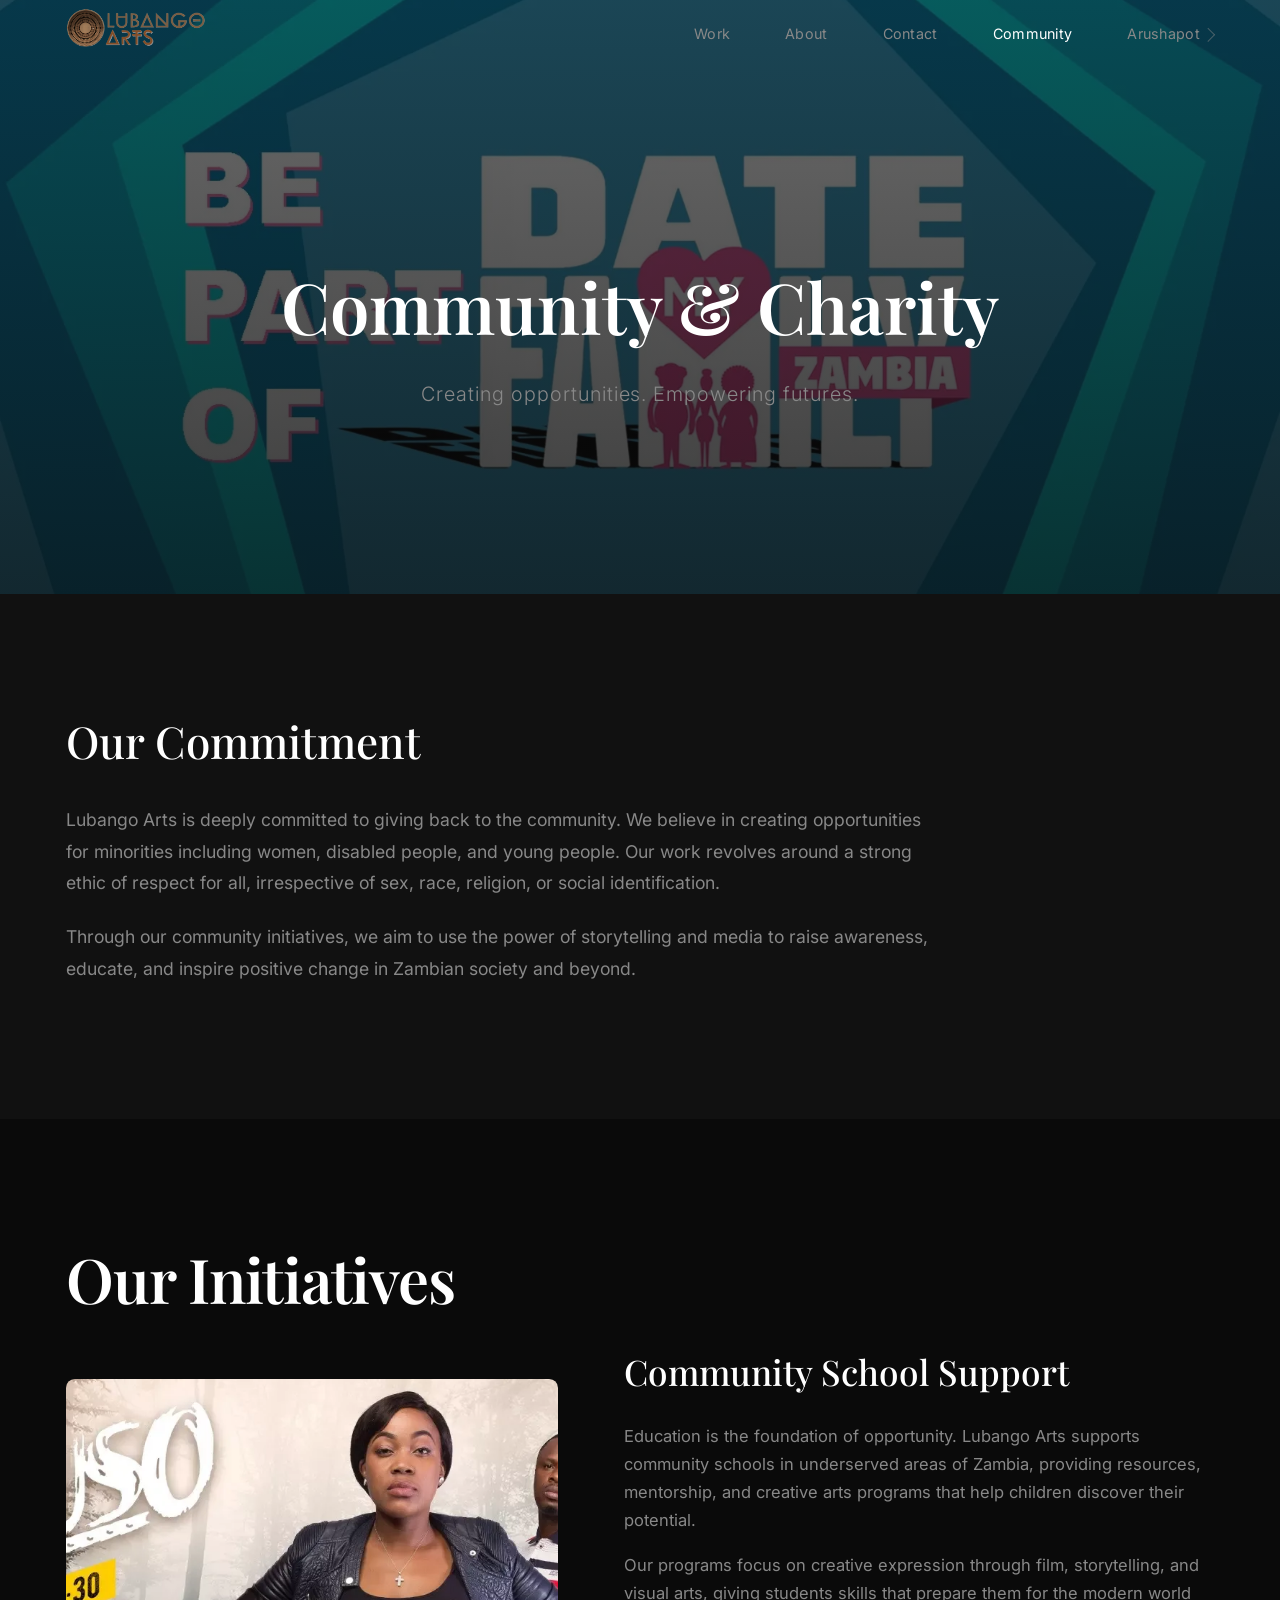
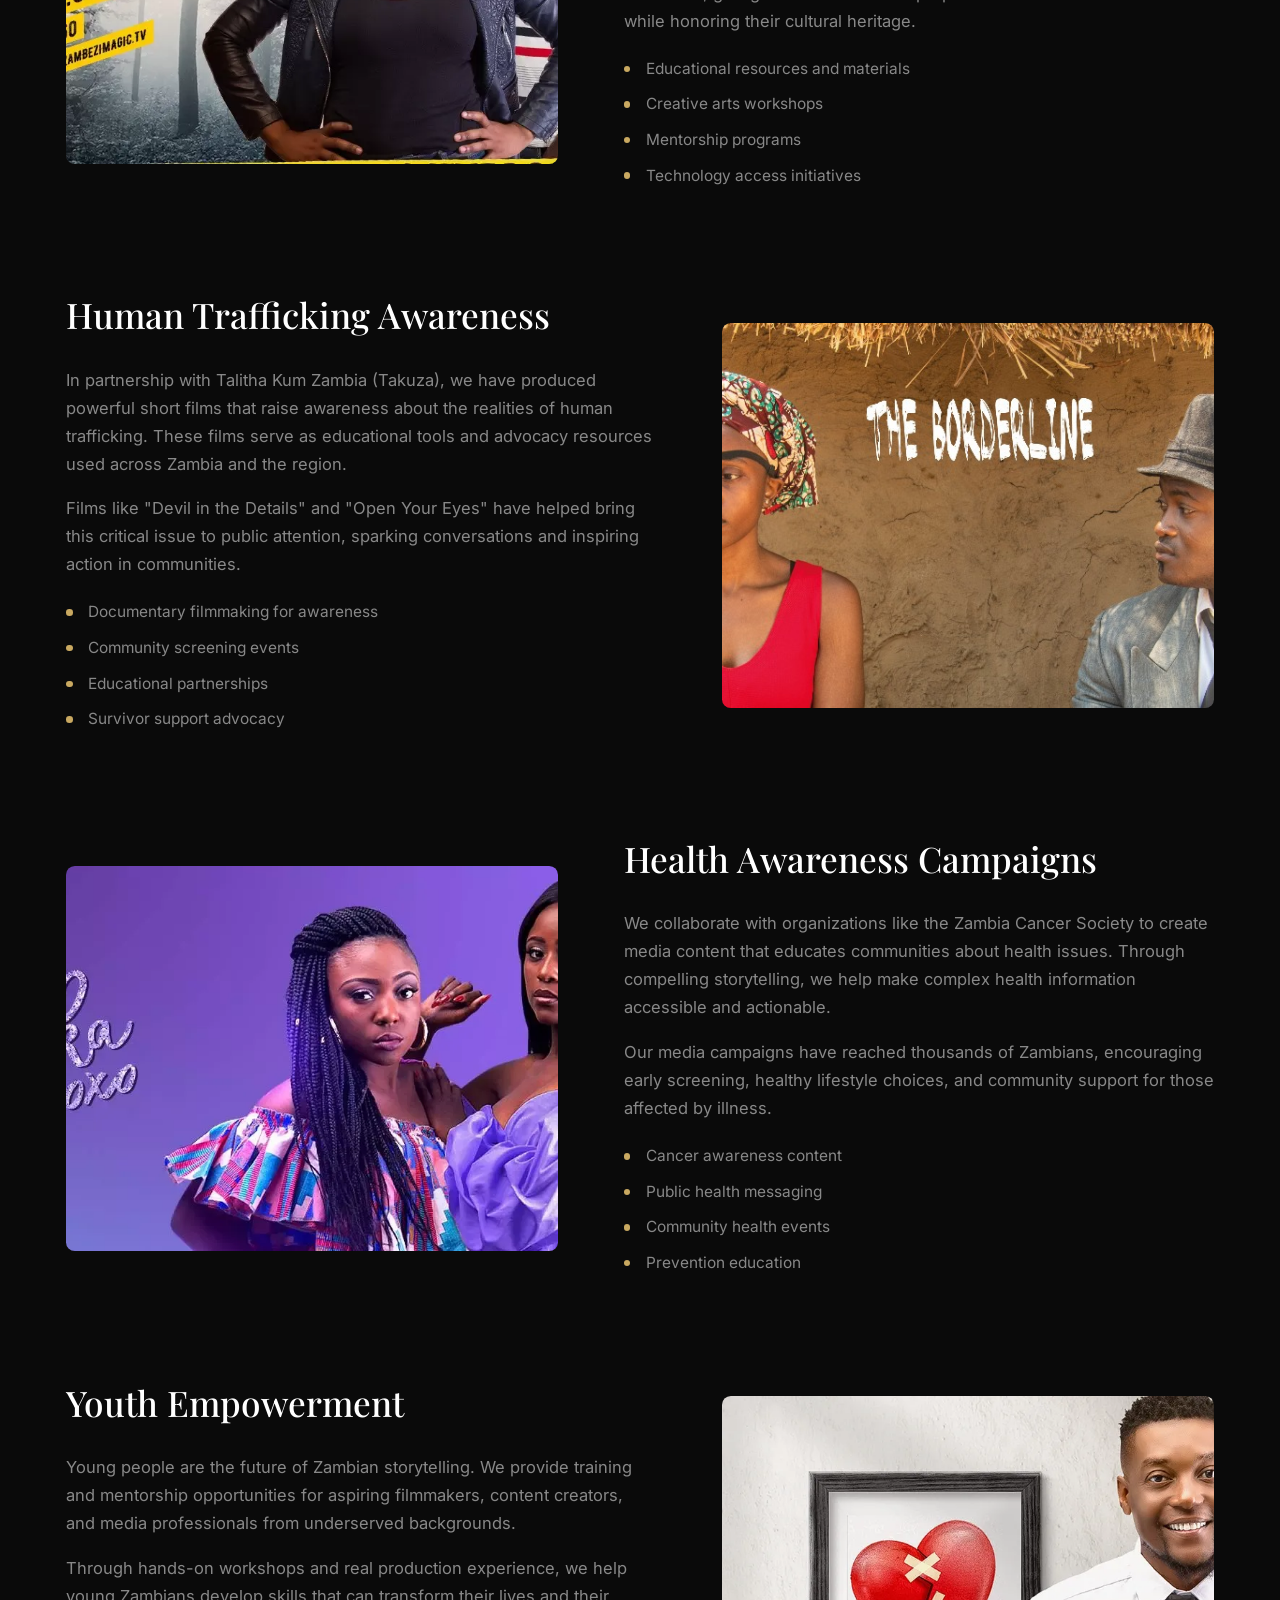
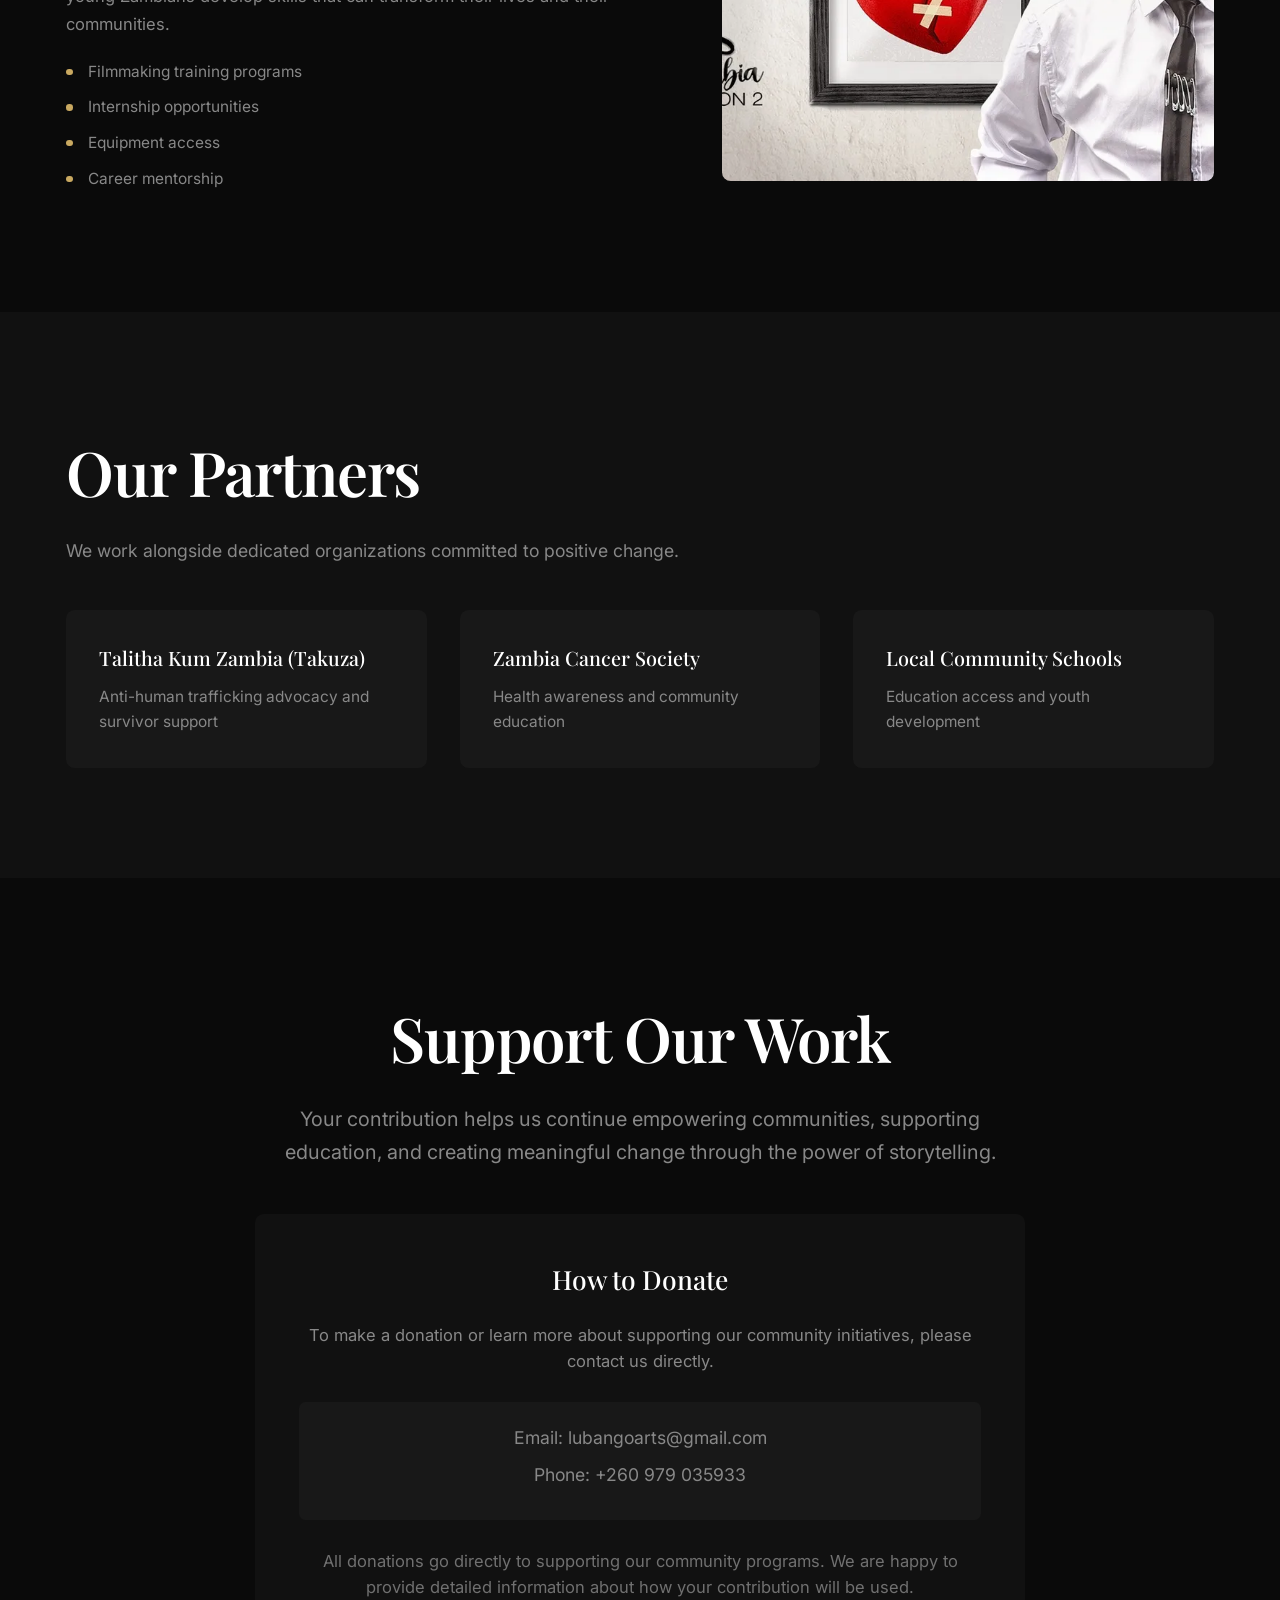
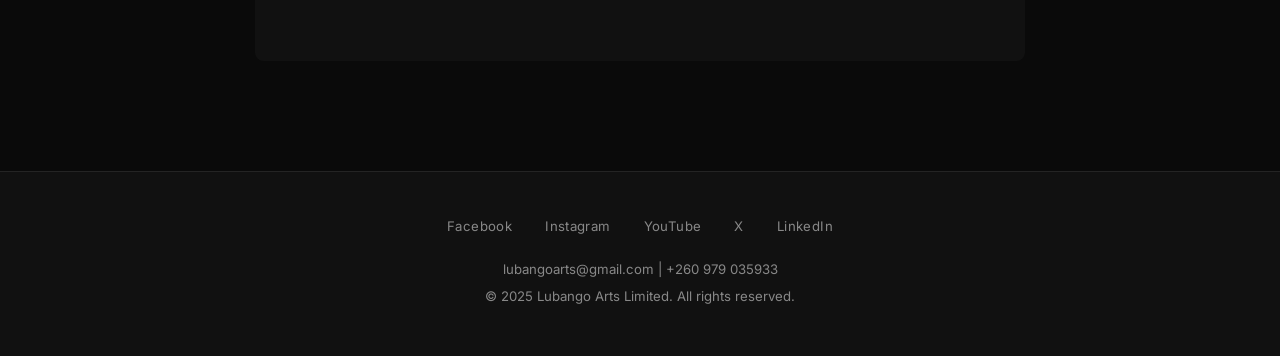
<file: community.html>
<!DOCTYPE html>
<html lang="en">

<head>
    <meta charset="UTF-8">
    <meta name="viewport" content="width=device-width, initial-scale=1.0">
    <meta name="description" content="Lubango Arts Community & Charity - Supporting education, empowering women and youth, and creating opportunities through charity work in Zambia. Our initiatives include school support, health awareness, and human trafficking prevention.">
    <meta name="keywords" content="charity Zambia, community development, education support Lusaka, human trafficking awareness, women empowerment, youth development Zambia, Lubango Arts community">
    <meta name="author" content="Lubango Arts">
    <meta name="robots" content="index, follow">
    <meta name="googlebot" content="index, follow, max-snippet:-1, max-image-preview:large">
    <meta property="og:title" content="Community & Charity - Lubango Arts">
    <meta property="og:description" content="Supporting education, empowering communities, and creating opportunities through charity work in Zambia.">
    <meta property="og:image" content="https://lubangoarts.com/assets/images/logoWithText.png">
    <meta property="og:image:width" content="1200">
    <meta property="og:image:height" content="630">
    <meta property="og:type" content="website">
    <meta property="og:site_name" content="Lubango Arts">
    <meta name="twitter:card" content="summary_large_image">
    <meta name="twitter:site" content="@lubangoarts">
    <meta name="twitter:title" content="Community & Charity - Lubango Arts">
    <meta name="twitter:description" content="Supporting education and empowering communities in Zambia.">
    <meta name="theme-color" content="#0a0a0a">
    <link rel="canonical" href="https://lubangoarts.com/community.html">
    <title>Community & Charity - Lubango Arts | Zambia</title>
    <link rel="icon" type="image/png" href="logo.png">
    <link rel="apple-touch-icon" href="logo.png">
    <link rel="stylesheet" href="styles.css">
    <link rel="preconnect" href="https://fonts.googleapis.com">
    <link rel="preconnect" href="https://fonts.gstatic.com" crossorigin>
    <link href="https://fonts.googleapis.com/css2?family=Inter:wght@300;400;500;600;700&family=Playfair+Display:wght@400;500;600;700;800&display=swap" rel="stylesheet">
</head>

<body class="community-page">
    <script type="application/ld+json">
    {
      "@context": "https://schema.org",
      "@type": "NonprofitOrganization",
      "name": "Lubango Arts Community Initiatives",
      "url": "https://lubangoarts.com/community.html",
      "logo": "https://lubangoarts.com/assets/images/logoWithText.png",
      "description": "Community and charity initiatives focused on education, women empowerment, and youth development in Zambia",
      "areaServed": "Zambia",
      "parentOrganization": {
        "@type": "Organization",
        "name": "Lubango Arts"
      }
    }
    </script>

    <nav class="nav">
        <div class="nav-container">
            <a href="index.html" class="logo">
                <img src="assets/images/logoWithText.png" alt="Lubango Arts - Film & Television Production Company" class="logo-img">
            </a>
            <div class="nav-links">
                <a href="index.html#work" class="nav-link">Work</a>
                <a href="index.html#about" class="nav-link">About</a>
                <a href="index.html#contact" class="nav-link">Contact</a>
                <a href="community.html" class="nav-link active">Community</a>
                <a href="https://arushapot.com" target="_blank" rel="noopener" class="nav-link nav-link-external">Arushapot</a>
            </div>
            <button class="menu-toggle" aria-label="Toggle menu">
                <span></span>
                <span></span>
                <span></span>
            </button>
        </div>
    </nav>

    <main class="main">
        <section class="community-hero">
            <div class="community-hero-bg" style="background-image: url('assets/images/dmf.webp');"></div>
            <div class="community-hero-overlay"></div>
            <div class="community-hero-content">
                <h1 class="community-hero-title">Community & Charity</h1>
                <p class="community-hero-subtitle">Creating opportunities. Empowering futures.</p>
            </div>
        </section>

        <section class="community-intro">
            <div class="section-container">
                <div class="community-intro-content">
                    <h2>Our Commitment</h2>
                    <p>Lubango Arts is deeply committed to giving back to the community. We believe in creating opportunities for minorities including women, disabled people, and young people. Our work revolves around a strong ethic of respect for all, irrespective of sex, race, religion, or social identification.</p>
                    <p>Through our community initiatives, we aim to use the power of storytelling and media to raise awareness, educate, and inspire positive change in Zambian society and beyond.</p>
                </div>
            </div>
        </section>

        <section class="community-initiatives">
            <div class="section-container">
                <h2 class="section-title">Our Initiatives</h2>

                <div class="initiative-block">
                    <div class="initiative-image" style="background-image: url('assets/images/masauso.webp');"></div>
                    <div class="initiative-content">
                        <h3>Community School Support</h3>
                        <p>Education is the foundation of opportunity. Lubango Arts supports community schools in underserved areas of Zambia, providing resources, mentorship, and creative arts programs that help children discover their potential.</p>
                        <p>Our programs focus on creative expression through film, storytelling, and visual arts, giving students skills that prepare them for the modern world while honoring their cultural heritage.</p>
                        <ul class="initiative-list">
                            <li>Educational resources and materials</li>
                            <li>Creative arts workshops</li>
                            <li>Mentorship programs</li>
                            <li>Technology access initiatives</li>
                        </ul>
                    </div>
                </div>

                <div class="initiative-block initiative-block-reverse">
                    <div class="initiative-image" style="background-image: url('assets/images/theBorderline.jpg');"></div>
                    <div class="initiative-content">
                        <h3>Human Trafficking Awareness</h3>
                        <p>In partnership with Talitha Kum Zambia (Takuza), we have produced powerful short films that raise awareness about the realities of human trafficking. These films serve as educational tools and advocacy resources used across Zambia and the region.</p>
                        <p>Films like "Devil in the Details" and "Open Your Eyes" have helped bring this critical issue to public attention, sparking conversations and inspiring action in communities.</p>
                        <ul class="initiative-list">
                            <li>Documentary filmmaking for awareness</li>
                            <li>Community screening events</li>
                            <li>Educational partnerships</li>
                            <li>Survivor support advocacy</li>
                        </ul>
                    </div>
                </div>

                <div class="initiative-block">
                    <div class="initiative-image" style="background-image: url('assets/images/tizibika.webp');"></div>
                    <div class="initiative-content">
                        <h3>Health Awareness Campaigns</h3>
                        <p>We collaborate with organizations like the Zambia Cancer Society to create media content that educates communities about health issues. Through compelling storytelling, we help make complex health information accessible and actionable.</p>
                        <p>Our media campaigns have reached thousands of Zambians, encouraging early screening, healthy lifestyle choices, and community support for those affected by illness.</p>
                        <ul class="initiative-list">
                            <li>Cancer awareness content</li>
                            <li>Public health messaging</li>
                            <li>Community health events</li>
                            <li>Prevention education</li>
                        </ul>
                    </div>
                </div>

                <div class="initiative-block initiative-block-reverse">
                    <div class="initiative-image" style="background-image: url('assets/images/loveBackZambia.webp');"></div>
                    <div class="initiative-content">
                        <h3>Youth Empowerment</h3>
                        <p>Young people are the future of Zambian storytelling. We provide training and mentorship opportunities for aspiring filmmakers, content creators, and media professionals from underserved backgrounds.</p>
                        <p>Through hands-on workshops and real production experience, we help young Zambians develop skills that can transform their lives and their communities.</p>
                        <ul class="initiative-list">
                            <li>Filmmaking training programs</li>
                            <li>Internship opportunities</li>
                            <li>Equipment access</li>
                            <li>Career mentorship</li>
                        </ul>
                    </div>
                </div>
            </div>
        </section>

        <section class="community-partners">
            <div class="section-container">
                <h2 class="section-title">Our Partners</h2>
                <p class="partners-intro">We work alongside dedicated organizations committed to positive change.</p>
                <div class="partners-list">
                    <div class="partner-item">
                        <h4>Talitha Kum Zambia (Takuza)</h4>
                        <p>Anti-human trafficking advocacy and survivor support</p>
                    </div>
                    <div class="partner-item">
                        <h4>Zambia Cancer Society</h4>
                        <p>Health awareness and community education</p>
                    </div>
                    <div class="partner-item">
                        <h4>Local Community Schools</h4>
                        <p>Education access and youth development</p>
                    </div>
                </div>
            </div>
        </section>

        <section class="donate-section">
            <div class="section-container">
                <div class="donate-content">
                    <h2 class="section-title">Support Our Work</h2>
                    <p class="donate-intro">Your contribution helps us continue empowering communities, supporting education, and creating meaningful change through the power of storytelling.</p>

                    <div class="donate-contact">
                        <h3>How to Donate</h3>
                        <p>To make a donation or learn more about supporting our community initiatives, please contact us directly.</p>
                        <div class="donate-details">
                            <p>Email: lubangoarts@gmail.com</p>
                            <p>Phone: +260 979 035933</p>
                        </div>
                        <p class="donate-note">All donations go directly to supporting our community programs. We are happy to provide detailed information about how your contribution will be used.</p>
                    </div>
                </div>
            </div>
        </section>
    </main>

    <footer class="footer">
        <div class="footer-content">
            <div class="footer-social">
                <a href="https://www.facebook.com/lubangoarts" target="_blank" rel="noopener" aria-label="Follow Lubango Arts on Facebook">Facebook</a>
                <a href="https://www.instagram.com/lubangoarts" target="_blank" rel="noopener" aria-label="Follow Lubango Arts on Instagram">Instagram</a>
                <a href="https://www.youtube.com/@lubangoarts" target="_blank" rel="noopener" aria-label="Subscribe to Lubango Arts on YouTube">YouTube</a>
                <a href="https://x.com/lubangoarts" target="_blank" rel="noopener" aria-label="Follow Lubango Arts on X">X</a>
                <a href="https://zm.linkedin.com/in/nancyhandabile" target="_blank" rel="noopener" aria-label="Connect with Nancy Handabile on LinkedIn">LinkedIn</a>
            </div>
            <div class="footer-center">
                <p class="footer-contact">
                    <a href="mailto:lubangoarts@gmail.com">lubangoarts@gmail.com</a> |
                    <a href="tel:+260979035933">+260 979 035933</a>
                </p>
                <p>&copy; 2025 Lubango Arts Limited. All rights reserved.</p>
            </div>
        </div>
    </footer>

    <script src="script.js"></script>
</body>

</html>
</file>
<file: styles.css>
:root {
    --bg-primary: #0a0a0a;
    --bg-secondary: #111111;
    --bg-tertiary: #181818;
    --text-primary: #ffffff;
    --text-secondary: #888888;
    --accent-primary: #c9a961;
    --accent-hover: #d4b876;
    --border: rgba(255, 255, 255, 0.08);
}

@import url('https://fonts.googleapis.com/css2?family=Inter:wght@300;400;500;600;700&family=Playfair+Display:wght@400;500;600;700;800&display=swap');

img {
    max-width: 100%;
    height: auto;
}

* {
    margin: 0;
    padding: 0;
    box-sizing: border-box;
}

html {
    scroll-behavior: smooth;
    zoom: 1.1;
}

body {
    font-family: 'Inter', -apple-system, BlinkMacSystemFont, 'Segoe UI', sans-serif;
    background-color: var(--bg-primary);
    color: var(--text-primary);
    line-height: 1.6;
    overflow-x: hidden;
}

.nav {
    position: fixed;
    top: 0;
    left: 0;
    right: 0;
    z-index: 1000;
    background-color: transparent;
    backdrop-filter: none;
    border-bottom: 1px solid transparent;
    transition: all 0.3s ease;
}

.nav.scrolled {
    background-color: rgba(10, 10, 10, 0.98);
    border-bottom: 1px solid var(--border);
    backdrop-filter: blur(10px);
}

.nav-container {
    max-width: 1400px;
    margin: 0 auto;
    padding: 5px 60px;
    display: flex;
    justify-content: space-between;
    align-items: center;
}

.logo-img {
    height: 45px;
    width: auto;
    transition: opacity 0.3s ease;
}

.logo:hover .logo-img {
    opacity: 0.8;
}

.nav-links {
    display: flex;
    gap: 50px;
    align-items: center;
}

.nav-link {
    color: var(--text-secondary);
    text-decoration: none;
    font-size: 13px;
    font-weight: 400;
    letter-spacing: 0.02em;
    transition: color 0.3s ease;
}

.nav-link:hover,
.nav-link.active {
    color: var(--text-primary);
}

.nav-link-external::after {
    content: '';
    display: inline-block;
    width: 8px;
    height: 8px;
    margin-left: 4px;
    border-top: 1px solid currentColor;
    border-right: 1px solid currentColor;
    transform: rotate(45deg) translateY(1px);
    opacity: 0.5;
}

.menu-toggle {
    display: none;
    flex-direction: column;
    gap: 5px;
    background: none;
    border: none;
    cursor: pointer;
    padding: 5px;
}

.menu-toggle span {
    width: 22px;
    height: 1.5px;
    background-color: var(--text-primary);
    transition: all 0.3s ease;
}

.menu-toggle.active span:nth-child(1) {
    transform: rotate(45deg) translate(5px, 5px);
}

.menu-toggle.active span:nth-child(2) {
    opacity: 0;
}

.menu-toggle.active span:nth-child(3) {
    transform: rotate(-45deg) translate(5px, -5px);
}

.hero-section {
    min-height: 100vh;
    display: flex;
    flex-direction: column;
    justify-content: center;
    align-items: center;
    padding: 100px 60px 60px;
    position: relative;
    overflow: hidden;
}

.hero-video-wrapper {
    position: absolute;
    top: 0;
    left: 0;
    width: 100%;
    height: 100%;
    z-index: 1;
}

.hero-overlay {
    position: absolute;
    top: 0;
    left: 0;
    width: 100%;
    height: 100%;
    background: linear-gradient(to bottom,
            rgba(10, 10, 10, 0.3) 0%,
            rgba(10, 10, 10, 0.15) 50%,
            rgba(10, 10, 10, 0.4) 100%);
    z-index: 1;
}

.hero-video {
    width: 100%;
    height: 100%;
    object-fit: cover;
}

.hero-content {
    text-align: center;
    max-width: 1000px;
    position: relative;
    z-index: 1;
}

.hero-title {
    font-family: 'Playfair Display', serif;
    font-size: clamp(48px, 9vw, 100px);
    font-weight: 700;
    letter-spacing: -0.02em;
    line-height: 1.1;
    margin-bottom: 25px;
}

.hero-title-line {
    display: block;
    opacity: 0;
    transform: translateY(30px);
    animation: fadeInUp 0.8s ease forwards;
}

.hero-title-line:nth-child(1) {
    animation-delay: 0.2s;
}

.hero-title-line:nth-child(2) {
    animation-delay: 0.4s;
}

@keyframes fadeInUp {
    to {
        opacity: 1;
        transform: translateY(0);
    }
}

.hero-subtitle {
    font-size: clamp(14px, 1.5vw, 18px);
    color: var(--text-secondary);
    font-weight: 300;
    letter-spacing: 0.1em;
    text-transform: uppercase;
}

.scroll-indicator {
    position: absolute;
    bottom: 40px;
    left: 50%;
    transform: translateX(-50%);
    display: flex;
    flex-direction: column;
    align-items: center;
    gap: 12px;
    opacity: 0;
    animation: fadeIn 1s ease 1s forwards;
    z-index: 1;
}

@keyframes fadeIn {
    to {
        opacity: 1;
    }
}

.scroll-indicator span {
    font-size: 11px;
    letter-spacing: 0.15em;
    text-transform: uppercase;
    color: var(--text-secondary);
}

.scroll-line {
    width: 1px;
    height: 50px;
    background: linear-gradient(to bottom, var(--accent-primary), transparent);
    animation: scrollPulse 2s ease-in-out infinite;
}

@keyframes scrollPulse {

    0%,
    100% {
        opacity: 0.3;
    }

    50% {
        opacity: 1;
    }
}

.section-container {
    max-width: 1300px;
    margin: 0 auto;
    padding: 100px 60px;
}

.section-header {
    margin-bottom: 60px;
    text-align: center;
}

.section-title {
    font-family: 'Playfair Display', serif;
    font-size: clamp(36px, 5vw, 56px);
    font-weight: 600;
    letter-spacing: -0.02em;
    margin-bottom: 15px;
}

.section-subtitle {
    font-size: 15px;
    color: var(--text-secondary);
    font-weight: 300;
}

.showreel-section {
    background-color: var(--bg-secondary);
}

.featured-showreel {
    margin-bottom: 60px;
}

.company-reel-wrapper {
    position: relative;
    width: 100%;
    max-width: 1000px;
    margin: 0 auto 30px;
    border-radius: 12px;
    overflow: hidden;
    background-color: var(--bg-tertiary);
    aspect-ratio: 16/9;
}

.company-reel-video {
    width: 100%;
    height: 100%;
    object-fit: cover;
    display: block;
}

.video-controls {
    position: absolute;
    bottom: 0;
    left: 0;
    right: 0;
    padding: 20px;
    background: linear-gradient(to top, rgba(0, 0, 0, 0.8) 0%, transparent 100%);
    display: flex;
    align-items: center;
    gap: 15px;
    opacity: 0;
    transition: opacity 0.3s ease;
}

.company-reel-wrapper:hover .video-controls {
    opacity: 1;
}

.video-controls button {
    background: rgba(255, 255, 255, 0.2);
    border: none;
    border-radius: 50%;
    width: 44px;
    height: 44px;
    display: flex;
    align-items: center;
    justify-content: center;
    cursor: pointer;
    transition: all 0.3s ease;
    color: white;
}

.video-controls button:hover {
    background: rgba(255, 255, 255, 0.3);
    transform: scale(1.1);
}

.video-controls button svg {
    width: 20px;
    height: 20px;
}

.play-btn {
    width: 60px !important;
    height: 60px !important;
}

.play-btn svg {
    width: 28px !important;
    height: 28px !important;
}

.fullscreen-btn {
    margin-left: auto;
}

.showreel-info {
    text-align: center;
    max-width: 800px;
    margin: 0 auto;
}

.showreel-name {
    font-family: 'Playfair Display', serif;
    font-size: clamp(24px, 3vw, 32px);
    font-weight: 500;
    margin-bottom: 15px;
}

.showreel-description {
    font-size: 16px;
    line-height: 1.7;
    color: var(--text-secondary);
}

.additional-showreels {
    margin-top: 60px;
}

.subsection-title {
    font-family: 'Playfair Display', serif;
    font-size: clamp(20px, 2.5vw, 28px);
    font-weight: 500;
    margin-bottom: 30px;
    text-align: center;
}

.showreels-grid {
    display: grid;
    grid-template-columns: repeat(auto-fit, minmax(400px, 1fr));
    gap: 30px;
}

.showreel-item {
    background-color: var(--bg-tertiary);
    border-radius: 8px;
    overflow: hidden;
}

.showreel-video-wrapper {
    position: relative;
    width: 100%;
    padding-top: 56.25%;
    background-color: var(--bg-tertiary);
}

.showreel-video-wrapper iframe {
    position: absolute;
    top: 0;
    left: 0;
    width: 100%;
    height: 100%;
    border: none;
}

.showreel-item-title {
    padding: 15px 20px;
    font-size: 16px;
    font-weight: 500;
    text-align: center;
}

.work-section {
    background-color: var(--bg-primary);
}

.work-grid {
    display: grid;
    grid-template-columns: repeat(auto-fit, minmax(340px, 1fr));
    gap: 30px;
}

.work-card {
    background-color: var(--bg-secondary);
    border-radius: 8px;
    overflow: hidden;
    transition: transform 0.3s ease;
}

.work-card:hover {
    transform: translateY(-5px);
}

.work-image-wrapper {
    position: relative;
    width: 100%;
    padding-top: 60%;
    overflow: hidden;
    background-color: var(--bg-tertiary);
}

.work-img {
    position: absolute;
    top: 0;
    left: 0;
    width: 100%;
    height: 100%;
    object-fit: cover;
    transition: transform 0.5s ease;
}

.work-card:hover .work-img {
    transform: scale(1.03);
}

.work-info {
    padding: 25px;
}

.work-title {
    font-family: 'Playfair Display', serif;
    font-size: 20px;
    font-weight: 500;
    margin-bottom: 10px;
}

.work-desc {
    font-size: 14px;
    line-height: 1.6;
    color: var(--text-secondary);
    margin-bottom: 15px;
}

.work-meta {
    display: flex;
    gap: 12px;
    align-items: center;
}

.work-tag {
    font-size: 11px;
    font-weight: 500;
    letter-spacing: 0.05em;
    text-transform: uppercase;
    color: var(--accent-primary);
}

.work-year {
    font-size: 13px;
    color: var(--text-secondary);
}

.other-works-section {
    background-color: var(--bg-secondary);
}

.works-container {
    display: flex;
    flex-direction: column;
    gap: 30px;
}

.work-display {
    background-color: var(--bg-tertiary);
    border-radius: 12px;
    overflow: hidden;
    position: relative;
    min-height: 500px;
    display: flex;
    align-items: center;
    justify-content: center;
}

.work-display-image {
    position: absolute;
    top: 0;
    left: 0;
    width: 100%;
    height: 100%;
    object-fit: cover;
    opacity: 0.4;
    transition: opacity 0.5s ease;
}

.work-display-content {
    position: relative;
    z-index: 2;
    padding: 40px;
    text-align: center;
    max-width: 700px;
}

.work-display-title {
    font-family: 'Playfair Display', serif;
    font-size: clamp(28px, 4vw, 42px);
    font-weight: 600;
    margin-bottom: 20px;
}

.work-display-description {
    font-size: 18px;
    line-height: 1.7;
    color: var(--text-secondary);
    margin-bottom: 25px;
}

.work-display-tag {
    display: inline-block;
    font-size: 12px;
    font-weight: 600;
    letter-spacing: 0.05em;
    text-transform: uppercase;
    color: var(--accent-primary);
    background-color: rgba(201, 169, 97, 0.1);
    padding: 6px 12px;
    border-radius: 6px;
    margin-bottom: 15px;
}

.work-display-year {
    font-size: 14px;
    color: var(--text-secondary);
    margin-bottom: 20px;
}

.work-link {
    display: inline-block;
    color: var(--accent-primary);
    text-decoration: none;
    font-size: 14px;
    font-weight: 500;
    border: 1px solid var(--accent-primary);
    padding: 8px 16px;
    border-radius: 6px;
    transition: all 0.3s ease;
}

.work-link:hover {
    background-color: var(--accent-primary);
    color: var(--bg-primary);
}

.works-list {
    display: flex;
    gap: 12px;
    overflow-x: auto;
    padding: 5px;
    -ms-overflow-style: none;
    scrollbar-width: none;
}

.works-list::-webkit-scrollbar {
    display: none;
}

.work-item {
    flex: 0 0 auto;
    width: 160px;
    padding: 15px;
    background-color: transparent;
    border-radius: 6px;
    cursor: pointer;
    transition: all 0.3s ease;
    border: 1px solid var(--border);
    text-align: center;
    height: 75px;
    display: flex;
    flex-direction: column;
    justify-content: center;
}

.work-item:hover {
    border-color: var(--accent-primary);
    background-color: rgba(201, 169, 97, 0.05);
}

.work-item.active {
    border-color: var(--accent-primary);
    background-color: rgba(201, 169, 97, 0.1);
}

.work-item-title {
    font-weight: 500;
    font-size: 14px;
    margin-bottom: 4px;
    white-space: nowrap;
    overflow: hidden;
    text-overflow: ellipsis;
}

.work-item-tag {
    font-size: 10px;
    font-weight: 500;
    letter-spacing: 0.05em;
    text-transform: uppercase;
    color: var(--accent-primary);
}

.films-section {
    background-color: var(--bg-primary);
}

.films-grid {
    display: grid;
    grid-template-columns: repeat(auto-fit, minmax(380px, 1fr));
    gap: 30px;
}

.film-card {
    background-color: var(--bg-secondary);
    border-radius: 8px;
    overflow: hidden;
    transition: transform 0.3s ease;
}

.film-card:hover {
    transform: translateY(-5px);
}

.film-video-wrapper {
    position: relative;
    width: 100%;
    padding-top: 56.25%;
    background-color: var(--bg-tertiary);
}

.film-video-wrapper iframe {
    position: absolute;
    top: 0;
    left: 0;
    width: 100%;
    height: 100%;
    border: none;
}

.film-info {
    padding: 20px 25px;
}

.film-title {
    font-family: 'Playfair Display', serif;
    font-size: 18px;
    font-weight: 500;
    margin-bottom: 8px;
}

.film-meta {
    display: flex;
    gap: 15px;
    margin-bottom: 10px;
}

.film-year {
    font-size: 12px;
    font-weight: 500;
    letter-spacing: 0.05em;
    color: var(--accent-primary);
}

.film-genre {
    font-size: 12px;
    color: var(--text-secondary);
}

.film-description {
    font-size: 14px;
    line-height: 1.6;
    color: var(--text-secondary);
}

.about-section {
    background-color: var(--bg-secondary);
}

.about-lead {
    font-size: clamp(18px, 2.5vw, 24px);
    line-height: 1.6;
    color: var(--text-secondary);
    margin: 0 auto 60px;
    max-width: 900px;
    text-align: center;
}

.about-content .section-title {
    text-align: center;
    margin-left: auto;
    margin-right: auto;
}

.about-grid {
    display: grid;
    grid-template-columns: repeat(auto-fit, minmax(280px, 1fr));
    gap: 40px;
    text-align: left;
}

.about-block {
    padding: 30px;
    background-color: var(--bg-tertiary);
    border-radius: 8px;
    text-align: left;
}

.about-heading {
    font-family: 'Playfair Display', serif;
    font-size: 20px;
    font-weight: 500;
    margin-bottom: 15px;
    color: var(--accent-primary);
}

.about-block p {
    font-size: 14px;
    line-height: 1.7;
    color: var(--text-secondary);
}

.achievements-list {
    list-style: none;
}

.achievements-list li {
    font-size: 14px;
    line-height: 1.8;
    color: var(--text-secondary);
    padding-left: 15px;
    position: relative;
    margin-bottom: 8px;
}

.achievements-list li::before {
    content: '';
    position: absolute;
    left: 0;
    top: 10px;
    width: 4px;
    height: 4px;
    border-radius: 50%;
    background-color: var(--accent-primary);
}

.contact-section {
    background-color: var(--bg-primary);
}

.contact-wrapper {
    max-width: 600px;
    margin: 0 auto;
}

.contact-form {
    background-color: var(--bg-secondary);
    padding: 40px;
    border-radius: 8px;
    margin-bottom: 30px;
}

.form-row {
    display: grid;
    grid-template-columns: 1fr 1fr;
    gap: 20px;
}

.form-group {
    margin-bottom: 20px;
}

.form-group label {
    display: block;
    font-size: 12px;
    font-weight: 500;
    margin-bottom: 8px;
    color: var(--text-secondary);
    letter-spacing: 0.03em;
}

.form-group input,
.form-group select,
.form-group textarea {
    width: 100%;
    padding: 12px 15px;
    background-color: var(--bg-tertiary);
    border: 1px solid var(--border);
    border-radius: 6px;
    color: var(--text-primary);
    font-family: 'Inter', sans-serif;
    font-size: 14px;
    transition: border-color 0.3s ease;
}

.form-group input:focus,
.form-group select:focus,
.form-group textarea:focus {
    outline: none;
    border-color: var(--accent-primary);
}

.form-group textarea {
    resize: vertical;
    min-height: 100px;
}

.submit-btn {
    width: 100%;
    padding: 14px 30px;
    background-color: transparent;
    color: var(--text-primary);
    border: 1px solid var(--border);
    border-radius: 6px;
    font-size: 13px;
    font-weight: 500;
    letter-spacing: 0.03em;
    cursor: pointer;
    transition: all 0.3s ease;
}

.submit-btn:hover {
    background-color: var(--text-primary);
    color: var(--bg-primary);
    border-color: var(--text-primary);
}

.form-message {
    margin-top: 20px;
    padding: 15px;
    border-radius: 6px;
    text-align: center;
    font-size: 14px;
    display: none;
}

.form-message.success {
    display: block;
    background: rgba(76, 175, 80, 0.1);
    color: #4caf50;
    border: 1px solid rgba(76, 175, 80, 0.2);
}

.form-message.error {
    display: block;
    background: rgba(244, 67, 54, 0.1);
    color: #f44336;
    border: 1px solid rgba(244, 67, 54, 0.2);
}

.footer {
    background-color: var(--bg-secondary);
    border-top: 1px solid var(--border);
    padding: 40px 60px;
}

.footer-content {
    max-width: 1300px;
    margin: 0 auto;
    display: flex;
    flex-direction: column;
    align-items: center;
    gap: 20px;
}

.footer-social {
    display: flex;
    gap: 30px;
    justify-content: center;
}

.footer-social a {
    color: var(--text-secondary);
    text-decoration: none;
    font-size: 12px;
    letter-spacing: 0.03em;
    transition: color 0.3s ease;
}

.footer-social a:hover {
    color: var(--text-primary);
}

.footer-center {
    text-align: center;
}

.footer-center p {
    font-size: 12px;
    color: var(--text-secondary);
    margin-bottom: 5px;
}

.footer-contact {
    margin-bottom: 5px;
}

.footer-contact a {
    color: var(--text-secondary);
    text-decoration: none;
    transition: color 0.3s ease;
}

.footer-contact a:hover {
    color: var(--text-primary);
}

.footer-designer {
    font-size: 11px;
    opacity: 0.7;
}

.community-hero {
    position: relative;
    height: 60vh;
    min-height: 400px;
    display: flex;
    align-items: center;
    justify-content: center;
    overflow: hidden;
}

.community-hero-bg {
    position: absolute;
    top: 0;
    left: 0;
    width: 100%;
    height: 100%;
    background-size: cover;
    background-position: center;
}

.community-hero-overlay {
    position: absolute;
    top: 0;
    left: 0;
    width: 100%;
    height: 100%;
    background: linear-gradient(to bottom,
            rgba(10, 10, 10, 0.6) 0%,
            rgba(10, 10, 10, 0.8) 100%);
}

.community-hero-content {
    position: relative;
    z-index: 1;
    text-align: center;
    padding: 0 30px;
    margin-top: 60px;
}

.community-hero-title {
    font-family: 'Playfair Display', serif;
    font-size: clamp(36px, 7vw, 64px);
    font-weight: 600;
    margin-bottom: 15px;
}

.community-hero-subtitle {
    font-size: clamp(14px, 2vw, 18px);
    color: var(--text-secondary);
    font-weight: 300;
    letter-spacing: 0.05em;
}

.community-intro {
    background-color: var(--bg-secondary);
    padding: 2px 0;
}

.community-intro-content {
    max-width: 800px;
}

.community-intro-content h2 {
    font-family: 'Playfair Display', serif;
    font-size: clamp(28px, 4vw, 40px);
    font-weight: 500;
    margin-bottom: 25px;
}

.community-intro-content p {
    font-size: 16px;
    line-height: 1.8;
    color: var(--text-secondary);
    margin-bottom: 20px;
}

.community-initiatives {
    background-color: var(--bg-primary);
}

.initiative-block {
    display: grid;
    grid-template-columns: 1fr 1.2fr;
    gap: 60px;
    margin-bottom: 80px;
    align-items: center;
}

.initiative-block:last-child {
    margin-bottom: 0;
}

.initiative-block-reverse {
    direction: rtl;
}

.initiative-block-reverse>* {
    direction: ltr;
}

.initiative-image {
    height: 350px;
    border-radius: 8px;
    background-size: cover;
    background-position: center;
}

.initiative-content h3 {
    font-family: 'Playfair Display', serif;
    font-size: clamp(24px, 3vw, 32px);
    font-weight: 500;
    margin-bottom: 20px;
}

.initiative-content p {
    font-size: 15px;
    line-height: 1.7;
    color: var(--text-secondary);
    margin-bottom: 15px;
}

.initiative-list {
    list-style: none;
    margin-top: 20px;
}

.initiative-list li {
    font-size: 14px;
    color: var(--text-secondary);
    padding-left: 20px;
    position: relative;
    margin-bottom: 10px;
}

.initiative-list li::before {
    content: '';
    position: absolute;
    left: 0;
    top: 8px;
    width: 6px;
    height: 6px;
    border-radius: 50%;
    background-color: var(--accent-primary);
}

.community-impact {
    background-color: var(--bg-secondary);
}

.impact-grid {
    display: grid;
    grid-template-columns: repeat(4, 1fr);
    gap: 40px;
    margin-top: 50px;
}

.impact-item {
    text-align: center;
}

.impact-number {
    display: block;
    font-family: 'Playfair Display', serif;
    font-size: clamp(36px, 5vw, 56px);
    font-weight: 500;
    color: var(--accent-primary);
    margin-bottom: 10px;
}

.impact-label {
    font-size: 14px;
    color: var(--text-secondary);
    letter-spacing: 0.03em;
}

.community-partners {
    background-color: var(--bg-secondary);
}

.partners-intro {
    font-size: 16px;
    color: var(--text-secondary);
    margin-bottom: 40px;
}

.partners-list {
    display: grid;
    grid-template-columns: repeat(auto-fit, minmax(280px, 1fr));
    gap: 30px;
}

.partner-item {
    padding: 30px;
    background-color: var(--bg-tertiary);
    border-radius: 8px;
}

.partner-item h4 {
    font-family: 'Playfair Display', serif;
    font-size: 18px;
    font-weight: 500;
    margin-bottom: 10px;
}

.partner-item p {
    font-size: 14px;
    color: var(--text-secondary);
}

.donate-section {
    background-color: var(--bg-primary);
}

.donate-content {
    max-width: 700px;
    margin: 0 auto;
    text-align: center;
}

.donate-intro {
    font-size: 18px;
    line-height: 1.7;
    color: var(--text-secondary);
    margin-bottom: 40px;
}

.donate-contact {
    background-color: var(--bg-secondary);
    padding: 40px;
    border-radius: 8px;
}

.donate-contact h3 {
    font-family: 'Playfair Display', serif;
    font-size: 24px;
    font-weight: 500;
    margin-bottom: 20px;
}

.donate-contact p {
    font-size: 15px;
    color: var(--text-secondary);
    margin-bottom: 15px;
}

.donate-details {
    margin: 25px 0;
    padding: 20px;
    background-color: var(--bg-tertiary);
    border-radius: 6px;
}

.donate-details p {
    margin-bottom: 8px;
    font-size: 16px;
}

.donate-note {
    font-size: 13px;
    color: var(--text-secondary);
    opacity: 0.8;
}

@media (min-width: 768px) {
    .works-container {
        flex-direction: row;
        min-height: 500px;
    }

    .work-display {
        flex: 2;
    }

    .works-list {
        flex: 1;
        flex-direction: column;
        overflow-y: auto;
        overflow-x: hidden;
        max-height: 500px;
        padding: 0;
        gap: 10px;
    }

    .work-item {
        width: 100%;
        text-align: left;
        height: 66px;
        padding: 12px 15px;
    }
}

@media (max-width: 1024px) {
    .initiative-block {
        grid-template-columns: 1fr;
        gap: 30px;
    }

    .initiative-block-reverse {
        direction: ltr;
    }

    .initiative-image {
        height: 280px;
    }

    .impact-grid {
        grid-template-columns: repeat(2, 1fr);
    }
}

@media (max-width: 768px) {
    html {
        zoom: 1;
    }

    .nav-container {
        padding: 10px 20px;
    }

    .nav-links {
        position: fixed;
        top: 60px;
        left: 0;
        right: 0;
        background-color: rgba(10, 10, 10, 0.98);
        flex-direction: column;
        padding: 30px 20px;
        gap: 20px;
        transform: translateY(-120%);
        transition: transform 0.3s ease;
    }

    .nav-links.active {
        transform: translateY(0);
    }

    .menu-toggle {
        display: flex;
    }

    .hero-section {
        padding: 80px 20px 40px;
    }

    .section-container {
        padding: 60px 20px;
    }

    .work-grid {
        grid-template-columns: 1fr;
    }

    .films-grid {
        grid-template-columns: 1fr;
    }

    .showreels-grid {
        grid-template-columns: 1fr;
    }

    .form-row {
        grid-template-columns: 1fr;
    }

    .footer {
        padding: 30px 20px;
    }

    .footer-social {
        flex-wrap: wrap;
        gap: 15px;
    }

    .community-hero {
        height: 50vh;
    }

    .impact-grid {
        grid-template-columns: 1fr 1fr;
        gap: 30px;
    }
}

@media (max-width: 480px) {
    .hero-title {
        font-size: clamp(32px, 10vw, 48px);
    }

    .section-title {
        font-size: clamp(28px, 6vw, 36px);
    }

    .about-grid {
        grid-template-columns: 1fr;
    }

    .partners-list {
        grid-template-columns: 1fr;
    }

    .impact-grid {
        grid-template-columns: 1fr;
    }
}
</file>
